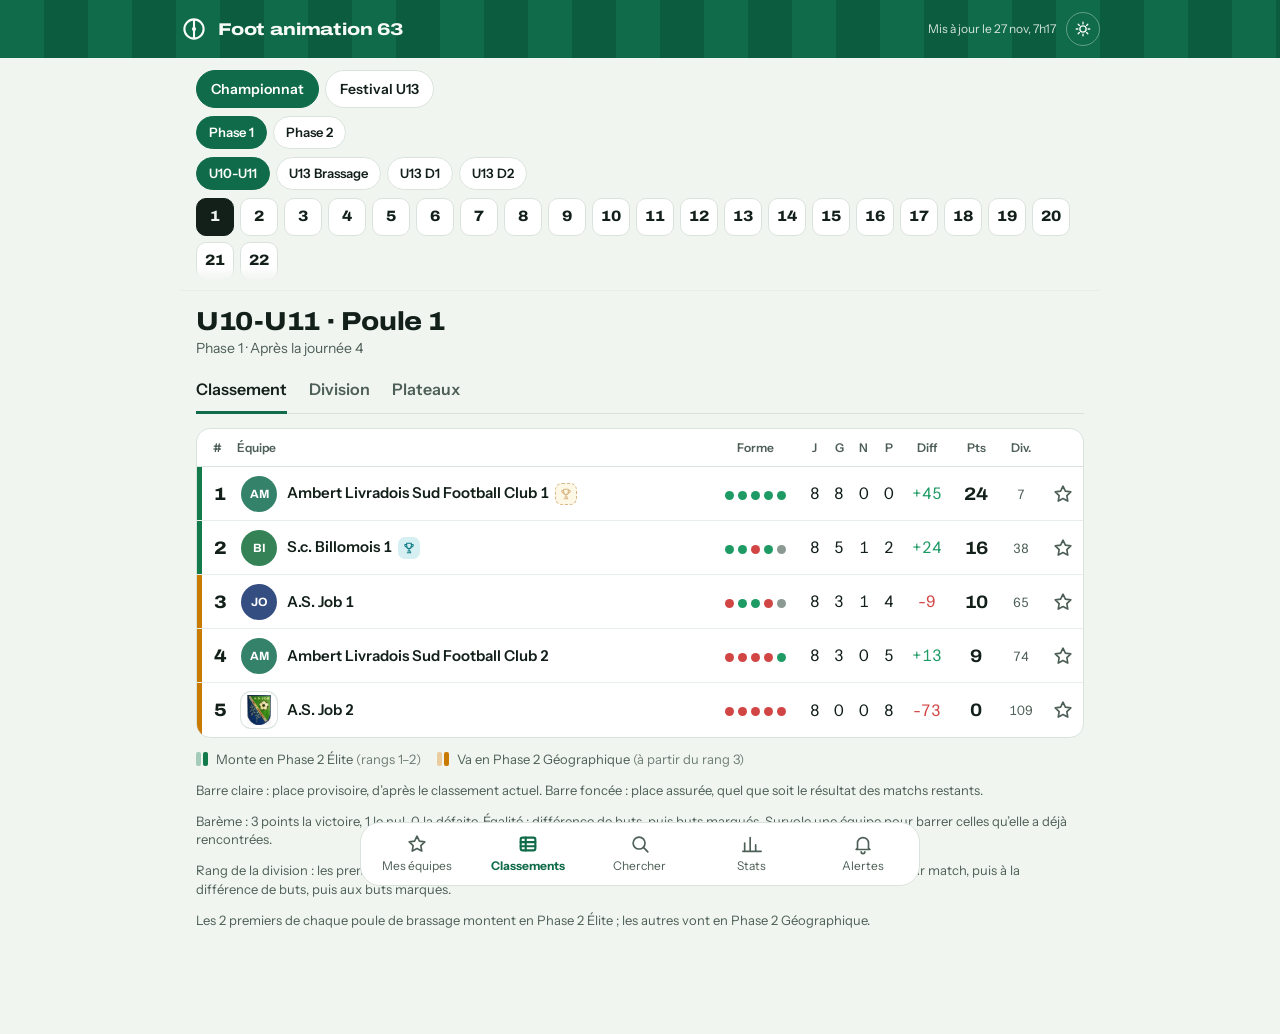
<file: index.html>
<!doctype html>
<html lang="fr">
<head>
<meta charset="utf-8">
<meta name="viewport" content="width=device-width, initial-scale=1, viewport-fit=cover">
<title>Foot animation 63 · Résultats et classements</title>
<meta name="description" content="Résultats, classements et calendriers du football d'animation du Puy-de-Dôme (U10-U11, U13).">
<meta name="theme-color" content="#0F6B49">
<link rel="manifest" href="manifest.webmanifest">
<link rel="icon" href="assets/icon.svg" type="image/svg+xml">
<link rel="preconnect" href="https://fonts.googleapis.com">
<link rel="preconnect" href="https://fonts.gstatic.com" crossorigin>
<link href="https://fonts.googleapis.com/css2?family=Archivo:wdth,wght@62..125,500..900&family=Instrument+Sans:wght@400..700&display=swap" rel="stylesheet">
<link rel="stylesheet" href="assets/style.css">
</head>
<body>

<svg width="0" height="0" style="position:absolute" aria-hidden="true" focusable="false">
  <defs>
    <symbol id="i-star" viewBox="0 0 24 24"><path d="M12 3.5l2.6 5.4 5.9.8-4.3 4.1 1 5.9L12 16.9 6.8 19.7l1-5.9L3.5 9.7l5.9-.8L12 3.5z"/></symbol>
    <symbol id="i-chart" viewBox="0 0 24 24"><path d="M4 20V11M10 20V5M16 20v-7M22 20H2"/></symbol>
    <symbol id="i-video" viewBox="0 0 24 24"><rect x="3" y="6" width="13" height="12" rx="2.5"/><path d="M16 10.5l5-3v9l-5-3"/></symbol>
    <symbol id="i-trophy" viewBox="0 0 24 24"><path d="M8 4h8v5a4 4 0 0 1-8 0V4z"/><path d="M8 6H5a3 3 0 0 0 3.5 4M16 6h3a3 3 0 0 1-3.5 4"/><path d="M12 13v4M9 20h6M10 17h4v3h-4"/></symbol>
    <symbol id="i-team" viewBox="0 0 24 24"><path d="M12 3l7 2.5v5.7c0 4.3-2.9 8-7 9.8-4.1-1.8-7-5.5-7-9.8V5.5L12 3z"/></symbol>
    <symbol id="i-table" viewBox="0 0 24 24"><rect x="4" y="5" width="16" height="14" rx="2"/><path d="M4 10h16M4 14.5h16M9.5 5v14"/></symbol>
    <symbol id="i-search" viewBox="0 0 24 24"><circle cx="11" cy="11" r="6.5"/><path d="M16 16l4.5 4.5"/></symbol>
    <symbol id="i-bell" viewBox="0 0 24 24"><path d="M6 16.5V11a6 6 0 1112 0v5.5l1.5 1.5h-15L6 16.5z"/><path d="M10 20.5a2 2 0 004 0"/></symbol>
    <symbol id="i-close" viewBox="0 0 24 24"><path d="M6 6l12 12M18 6L6 18"/></symbol>
    <symbol id="i-pin" viewBox="0 0 24 24"><path d="M12 21s6.5-5.6 6.5-11a6.5 6.5 0 10-13 0c0 5.4 6.5 11 6.5 11z"/><circle cx="12" cy="10" r="2.2"/></symbol>
    <symbol id="i-cal" viewBox="0 0 24 24"><rect x="4" y="5.5" width="16" height="14.5" rx="2"/><path d="M4 10h16M8.5 3.5v4M15.5 3.5v4"/></symbol>
    <symbol id="i-left" viewBox="0 0 24 24"><path d="M14.5 6l-6 6 6 6"/></symbol>
    <symbol id="i-right" viewBox="0 0 24 24"><path d="M9.5 6l6 6-6 6"/></symbol>
    <symbol id="i-sun" viewBox="0 0 24 24"><circle cx="12" cy="12" r="4.2"/><path d="M12 3v2.2M12 18.8V21M21 12h-2.2M5.2 12H3M18.4 5.6l-1.6 1.6M7.2 16.8l-1.6 1.6M18.4 18.4l-1.6-1.6M7.2 7.2 5.6 5.6"/></symbol>
    <symbol id="i-moon" viewBox="0 0 24 24"><path d="M20 14.5A8.5 8.5 0 019.5 4a8.5 8.5 0 1010.5 10.5z"/></symbol>
  </defs>
</svg>

<header class="top">
  <div class="wrap top-in">
    <a class="brand" href="#/" aria-label="Foot animation 63, accueil">
      <svg class="mark" viewBox="0 0 32 32" aria-hidden="true"><circle cx="16" cy="16" r="11" fill="none" stroke="currentColor" stroke-width="2.4"/><path d="M16 5v22" stroke="currentColor" stroke-width="2.4"/><circle cx="16" cy="16" r="2.4" fill="currentColor"/></svg>
      <span>Foot animation 63</span>
    </a>
    <div class="top-right">
      <span class="meta" id="updated"></span>
      <button class="theme-btn" id="theme-btn" type="button" aria-label="Changer de thème">
        <svg class="i i-sun" aria-hidden="true"><use href="#i-sun"/></svg>
        <svg class="i i-moon" aria-hidden="true"><use href="#i-moon"/></svg>
      </button>
    </div>
  </div>
</header>

<div class="demo-banner" id="demo-banner" hidden>
  <div class="wrap">Démo : clubs réels, scores et horaires inventés.</div>
</div>

<main class="wrap" id="view" tabindex="-1" aria-live="polite"></main>

<nav class="tabbar" aria-label="Navigation principale">
  <a class="tab" data-tab="equipes" href="#/equipes"><svg class="i" aria-hidden="true"><use href="#i-star"/></svg><span>Mes équipes</span></a>
  <a class="tab" data-tab="classement" href="#/classement"><svg class="i" aria-hidden="true"><use href="#i-table"/></svg><span>Classements</span></a>
  <button class="tab" data-action="search" type="button"><svg class="i" aria-hidden="true"><use href="#i-search"/></svg><span>Chercher</span></button>
  <a class="tab" data-tab="stats" href="#/stats"><svg class="i" aria-hidden="true"><use href="#i-chart"/></svg><span>Stats</span></a>
  <a class="tab" data-tab="alertes" href="#/alertes"><svg class="i" aria-hidden="true"><use href="#i-bell"/></svg><span>Alertes</span><b class="badge" id="badge" hidden>0</b></a>
</nav>

<dialog id="sheet" aria-label="Fiche équipe"></dialog>
<dialog id="search" aria-label="Recherche d'une équipe"></dialog>
<div class="toast" id="toast" role="status" aria-live="polite" hidden></div>

<script src="assets/demo.js"></script>
<script src="assets/app.js"></script>
</body>
</html>
</file>
<file: assets/style.css>
/* Foot animation 63
   Idée directrice : une pelouse tondue en bandes (en-tête + carte du prochain plateau)
   et des plateaux présentés comme la feuille de plateau papier des éducateurs. */

:root {
  color-scheme: light dark;
  --paper: #F1F5F0;
  --card: #FFFFFF;
  --ink: #13201A;
  --ink-2: #4D5F56;
  --line: #D9E3DC;
  --line-2: #E8EFEA;
  --grass-1: #0F6B49;
  --grass-2: #0C5D40;
  --chalk: #F7FBF5;
  --accent: #0F6B49;
  --on-accent: #FFFFFF;
  --accent-soft: color-mix(in srgb, var(--accent) 10%, var(--card));
  --fav: #D99A00;
  /* zones de montée / descente : version foncée = place assurée, version claire (-l) = provisoire */
  --k-up: #137A4C; --k-down: #C53434; --k-upb: #137A4C; --k-upc: #7A5FA8;
  --k-upb-l: color-mix(in srgb, var(--k-upb) 38%, var(--card)); --k-upc-l: color-mix(in srgb, var(--k-upc) 38%, var(--card));
  --k-t1: #137A4C; --k-t2: #C97A00; --k-t3: #2D6FB5; --k-t4: #7A5FA8;
  --k-up-l: color-mix(in srgb, var(--k-up) 38%, var(--card));
  --k-down-l: color-mix(in srgb, var(--k-down) 38%, var(--card));
  --k-t1-l: color-mix(in srgb, var(--k-t1) 38%, var(--card));
  --k-t2-l: color-mix(in srgb, var(--k-t2) 38%, var(--card));
  --k-t3-l: color-mix(in srgb, var(--k-t3) 38%, var(--card));
  --k-t4-l: color-mix(in srgb, var(--k-t4) 38%, var(--card));
  --alert: #E5484D;
  --win: #1E9B65;
  --draw: #8A9A92;
  --loss: #D24545;
  --radius: 14px;
  --tabbar-h: 64px;
  --font-body: 'Instrument Sans', system-ui, -apple-system, 'Segoe UI', Roboto, sans-serif;
  --font-display: 'Archivo', system-ui, 'Arial Narrow', sans-serif;
}

/* Sombre : par défaut si le système le demande (sauf préférence "clair" choisie dans l'appli),
   ou toujours si l'appli a été mise en sombre via le bouton de l'en-tête. */
@media (prefers-color-scheme: dark) {
  :root:not([data-theme="light"]) {
    --paper: #08201A; --card: #0E2B23; --ink: #EAF3EC; --ink-2: #9FB8AB;
    --line: #1E4437; --line-2: #153429; --grass-1: #0D4A35; --grass-2: #0A3F2D;
    --chalk: #EAF3EC; --accent: #F2C94C; --on-accent: #1B1500; --fav: #F2C94C;
    --k-up: #35C486; --k-down: #FF7A7A; --k-upb: #35C486; --k-upc: #B79CFF; --k-upb: #35C486; --k-upc: #B79CFF;
    --k-t1: #35C486; --k-t2: #F2A93C; --k-t3: #6FA8FF; --k-t4: #C79EFF;
    --win: #35C486; --draw: #7F9A8C; --loss: #FF7A7A;
  }
}
:root[data-theme="dark"] {
  --paper: #08201A; --card: #0E2B23; --ink: #EAF3EC; --ink-2: #9FB8AB;
  --line: #1E4437; --line-2: #153429; --grass-1: #0D4A35; --grass-2: #0A3F2D;
  --chalk: #EAF3EC; --accent: #F2C94C; --on-accent: #1B1500; --fav: #F2C94C;
  --k-up: #35C486; --k-down: #FF7A7A;
  --k-t1: #35C486; --k-t2: #F2A93C; --k-t3: #6FA8FF; --k-t4: #C79EFF;
  --win: #35C486; --draw: #7F9A8C; --loss: #FF7A7A;
}

* { box-sizing: border-box; }
html { -webkit-text-size-adjust: 100%; scroll-padding-top: 130px; }
body {
  margin: 0;
  background: var(--paper);
  color: var(--ink);
  font: 400 16px/1.45 var(--font-body);
  -webkit-font-smoothing: antialiased;
}
a { color: inherit; }
button { font: inherit; color: inherit; }
h1, h2, h3, p { margin: 0; }
:focus-visible { outline: 3px solid var(--accent); outline-offset: 2px; border-radius: 6px; }
[hidden] { display: none !important; }

.wrap { max-width: 920px; margin: 0 auto; }
.i { width: 22px; height: 22px; fill: none; stroke: currentColor; stroke-width: 1.8; stroke-linecap: round; stroke-linejoin: round; flex: none; }

/* ---------- en-tête ---------- */
.top {
  background: repeating-linear-gradient(90deg, var(--grass-1) 0 44px, var(--grass-2) 44px 88px);
  color: var(--chalk);
  padding: calc(12px + env(safe-area-inset-top)) 16px 12px;
}
.top-in { display: flex; align-items: center; justify-content: space-between; gap: 12px; }
.top-right { display: flex; align-items: center; gap: 10px; }
.brand { display: flex; align-items: center; gap: 10px; text-decoration: none; font: 800 17px/1 var(--font-display); font-stretch: 125%; letter-spacing: -0.01em; }
.mark { width: 28px; height: 28px; }
.meta { font-size: 12px; opacity: .85; text-align: right; }
.theme-btn { flex: none; width: 34px; height: 34px; display: grid; place-items: center; border: 1px solid color-mix(in srgb, var(--chalk) 35%, transparent); border-radius: 50%; background: transparent; color: var(--chalk); cursor: pointer; }
.theme-btn .i { width: 18px; height: 18px; }
.theme-btn .i-moon { display: none; }
:root[data-theme="dark"] .theme-btn .i-sun { display: none; }
:root[data-theme="dark"] .theme-btn .i-moon { display: block; }
@media (prefers-color-scheme: dark) {
  :root:not([data-theme="light"]) .theme-btn .i-sun { display: none; }
  :root:not([data-theme="light"]) .theme-btn .i-moon { display: block; }
}
.demo-banner { background: var(--fav); color: #1B1500; font-size: 13px; font-weight: 600; padding: 5px 16px; }

main { padding: 0 16px calc(var(--tabbar-h) + 40px + env(safe-area-inset-bottom)); outline: none; }

/* ---------- barre d'onglets ---------- */
.tabbar {
  position: fixed; left: 0; right: 0; bottom: 0; z-index: 30;
  display: grid; grid-template-columns: repeat(5, 1fr);
  height: calc(var(--tabbar-h) + env(safe-area-inset-bottom));
  padding-bottom: env(safe-area-inset-bottom);
  background: var(--card); border-top: 1px solid var(--line);
}
.tab {
  position: relative; display: flex; flex-direction: column; align-items: center; justify-content: center; gap: 2px;
  background: none; border: 0; color: var(--ink-2); font-size: 12px; text-decoration: none; cursor: pointer;
}
.tab[aria-current="page"] { color: var(--accent); font-weight: 700; }
.tab[aria-current="page"] .i { stroke-width: 2.3; }
.badge {
  position: absolute; top: 7px; left: calc(50% + 6px);
  min-width: 18px; height: 18px; padding: 0 5px; border-radius: 9px;
  background: var(--alert); color: #fff; font-size: 11px; font-weight: 700; display: grid; place-items: center;
}
@media (min-width: 900px) {
  .tabbar {
    left: 50%; right: auto; bottom: 14px; transform: translateX(-50%);
    width: 560px; border: 1px solid var(--line); border-radius: 20px; height: var(--tabbar-h); padding-bottom: 0;
  }
}

/* ---------- barre de navigation par catégorie ---------- */
.scope {
  position: sticky; top: 0; z-index: 10;
  margin: 0 -16px 16px; padding: 12px 16px 10px;
  background: color-mix(in srgb, var(--paper) 94%, transparent);
  backdrop-filter: blur(8px);
  border-bottom: 1px solid var(--line-2);
  display: grid; gap: 8px;
}
.scroller { display: flex; gap: 6px; align-items: center; overflow-x: auto; scrollbar-width: none; margin: 0 -16px; padding: 0 16px; }
.scroller::-webkit-scrollbar { display: none; }
.pill {
  flex: none; padding: 8px 14px; border-radius: 999px; border: 1px solid var(--line);
  background: var(--card); font-weight: 600; font-size: 14px; text-decoration: none; white-space: nowrap;
}
.pill.sm { padding: 6px 12px; font-size: 13px; }
.pill[aria-current="true"] { background: var(--accent); border-color: var(--accent); color: var(--on-accent); }
.scroller.poules.wrap2 {
  flex-wrap: wrap; overflow-y: auto; overflow-x: hidden;
  max-height: calc(2 * 38px + 6px);           /* ~2 lignes de puces ; le reste défile verticalement */
  align-items: flex-start; align-content: flex-start;
  -webkit-mask-image: linear-gradient(to bottom, #000 calc(100% - 14px), transparent);
          mask-image: linear-gradient(to bottom, #000 calc(100% - 14px), transparent);
}
.chip {
  position: relative; flex: none; min-width: 38px; height: 38px; display: grid; place-items: center;
  border-radius: 10px; border: 1px solid var(--line); background: var(--card);
  font: 800 15px/1 var(--font-display); font-stretch: 110%; text-decoration: none;
}
.chip[aria-current="true"] { background: var(--ink); border-color: var(--ink); color: var(--paper); }
.chip .has-fav { position: absolute; top: 3px; right: 3px; width: 7px; height: 7px; border-radius: 50%; background: var(--fav); }

.subtabs { display: flex; gap: 22px; border-bottom: 1px solid var(--line); margin-bottom: 14px; }
.subtabs a { padding: 8px 0 10px; text-decoration: none; color: var(--ink-2); font-weight: 600; border-bottom: 3px solid transparent; margin-bottom: -1px; }
.subtabs a[aria-current="true"] { color: var(--ink); border-bottom-color: var(--accent); }

.poule-head { display: grid; gap: 2px; margin: 4px 0 12px; }
.poule-head h1 { font: 800 26px/1.1 var(--font-display); font-stretch: 112%; letter-spacing: -0.01em; }
.poule-head p { color: var(--ink-2); font-size: 14px; }

/* ---------- classement ---------- */
.card { background: var(--card); border: 1px solid var(--line); border-radius: var(--radius); overflow: hidden; }
.tbl { width: 100%; border-collapse: collapse; font-variant-numeric: tabular-nums; }
.tbl th { font-size: 12px; font-weight: 600; color: var(--ink-2); padding: 10px 4px; text-align: center; border-bottom: 1px solid var(--line); }
.tbl th.tl { text-align: left; }
.tbl td { height: 54px; padding: 0 4px; text-align: center; border-bottom: 1px solid var(--line-2); }
.tbl tr:last-child td { border-bottom: 0; }
.tbl td.pos { position: relative; width: 40px; padding-left: 10px; box-shadow: inset 5px 0 0 var(--zone, transparent); font: 800 18px/1 var(--font-display); font-stretch: 112%; }
.tbl td.tm { text-align: left; }
.tbl td.pts { font: 800 18px/1 var(--font-display); font-stretch: 112%; width: 46px; }
.tbl td.pts .mj { display: block; margin-top: 1px; font: 600 10px/1 var(--font-body); color: var(--ink-2); letter-spacing: .02em; }
@media (min-width: 640px) { .tbl td.pts .mj { display: none; } }  /* la colonne J, déjà visible, suffit alors */
.tbl td.pos { cursor: pointer; }
.tbl td.pos:active { opacity: .6; }
.tbl td.diff.pos-d { color: var(--win); }
.tbl td.diff.neg-d { color: var(--loss); }
.tbl td.fv { width: 40px; padding: 0; }
.tbl td.fv .star { width: 40px; }
.tbl tr.is-fav { background: color-mix(in srgb, var(--fav) 11%, var(--card)); }
.wide { display: none; }
@media (min-width: 640px) { .wide { display: table-cell; } }

.team-btn { display: flex; align-items: center; gap: 10px; width: 100%; padding: 6px 0; background: none; border: 0; text-align: left; cursor: pointer; }
.tn { font-weight: 600; line-height: 1.2; display: -webkit-box; -webkit-line-clamp: 3; -webkit-box-orient: vertical; overflow: hidden; }
.tw { display: block; min-width: 0; }
.tw .sub { display: block; margin-top: 2px; font-size: 13px; font-weight: 400; color: var(--ink-2); }
.tbl .tn { font-size: 15px; }
.tbl .av { width: 36px; height: 36px; font-size: 12px; }
.xt .tn { font-size: 14px; }

.av { --h: 150; position: relative; flex: none; width: 38px; height: 38px; border-radius: 50%; display: grid; place-items: center; overflow: hidden; background: hsl(var(--h) 42% 36%); color: #fff; font: 800 13px/1 var(--font-display); }
.av img { position: absolute; inset: 0; width: 100%; height: 100%; object-fit: contain; padding: 3px; }
.av.logo { background: #fff; border-radius: 10px; box-shadow: 0 0 0 1px var(--line); }
.av.logo b { visibility: hidden; }
.av.lg { width: 64px; height: 64px; font-size: 20px; }
.av.lg.logo { border-radius: 16px; }
.av.sm { width: 30px; height: 30px; font-size: 11px; }
.av.sm.logo { border-radius: 8px; }
.av.sm img { padding: 2px; }

.star { width: 44px; height: 44px; display: grid; place-items: center; background: none; border: 0; color: var(--ink-2); border-radius: 50%; cursor: pointer; }
.star .i { width: 22px; height: 22px; }
.star[aria-pressed="true"] { color: var(--fav); }
.star[aria-pressed="true"] .i { fill: currentColor; }

.dots { display: inline-flex; gap: 4px; vertical-align: middle; }
.dot { width: 9px; height: 9px; border-radius: 50%; background: var(--draw); }
.dot.V { background: var(--win); }
.dot.D { background: var(--loss); }

.legend { display: flex; flex-wrap: wrap; gap: 6px 16px; margin-top: 12px; font-size: 13px; color: var(--ink-2); }
.legend .sw { display: inline-block; width: 5px; height: 14px; margin-right: 2px; border-radius: 2px; vertical-align: -2px; background: var(--c); }
.legend .sw + .sw { margin-right: 8px; }
.legend em { font-style: normal; opacity: .8; }
.note { margin-top: 12px; font-size: 13px; color: var(--ink-2); }

/* ---------- plateaux : la feuille de plateau ---------- */
.jnav { display: flex; align-items: center; gap: 8px; margin-bottom: 14px; }
.jnav .scroller { flex: 1; min-width: 0; }
.jbtn { flex: none; width: 40px; height: 40px; border-radius: 50%; border: 1px solid var(--line); background: var(--card); display: grid; place-items: center; text-decoration: none; }
.jbtn[aria-disabled="true"] { opacity: .35; pointer-events: none; }
.jchip { flex: none; padding: 6px 12px; border-radius: 12px; border: 1px solid var(--line); background: var(--card); text-decoration: none; text-align: center; line-height: 1.2; }
.jchip b { display: block; font: 800 15px/1.2 var(--font-display); font-stretch: 110%; }
.jchip span { font-size: 12px; color: var(--ink-2); }
.jchip[aria-current="true"] { background: var(--ink); border-color: var(--ink); color: var(--paper); }
.jchip[aria-current="true"] span { color: color-mix(in srgb, var(--paper) 75%, transparent); }

.plist { display: grid; gap: 12px; }
.pl { background: var(--card); border: 1px solid var(--line); border-radius: var(--radius); overflow: hidden; }
.pl.is-fav { border-color: var(--fav); box-shadow: inset 4px 0 0 var(--fav); }
.pl-head { display: flex; justify-content: space-between; align-items: baseline; gap: 12px; padding: 14px 16px 4px; }
.pl-when { font: 800 18px/1.2 var(--font-display); font-stretch: 112%; }
.pl-rel { font-size: 13px; color: var(--ink-2); }
.pl-where { display: flex; gap: 8px; align-items: flex-start; padding: 2px 16px 12px; color: var(--ink-2); font-size: 14px; }
.pl-where .i { width: 18px; height: 18px; margin-top: 2px; }
.pl-where a { color: var(--accent); font-weight: 600; white-space: nowrap; }
.xt { width: 100%; table-layout: fixed; border-collapse: collapse; border-top: 1px solid var(--line); font-variant-numeric: tabular-nums; }
.xt col.c0 { width: 44%; }
.xt th, .xt td { border: 1px solid var(--line-2); height: 46px; padding: 0 4px; text-align: center; }
.xt th:first-child, .xt td:first-child { border-left: 0; }
.xt th:last-child, .xt td:last-child { border-right: 0; }
.xt tr:last-child td, .xt tr:last-child th { border-bottom: 0; }
.xt thead th { height: 42px; }
.xt th.rt { text-align: left; padding: 4px 8px; font-weight: 600; }
.xt th.rt .team-btn { padding: 0; }
.xt td.sc { font: 800 17px/1 var(--font-display); font-stretch: 108%; }
.xt td.sc.w { color: var(--win); }
.xt td.sc.l { color: var(--loss); }
.xt td.sc.d { color: var(--ink-2); }
.xt td.x { background: repeating-linear-gradient(135deg, transparent 0 5px, var(--line-2) 5px 6px); }
.xt td.tbd { color: var(--ink-2); }
.pl-teams { display: flex; flex-wrap: wrap; gap: 8px; padding: 4px 16px 16px; }
.tchip { display: flex; align-items: center; gap: 8px; padding: 4px 12px 4px 4px; border: 1px solid var(--line); border-radius: 999px; background: var(--paper); font-size: 14px; font-weight: 600; cursor: pointer; }

/* ---------- mes équipes ---------- */
.hero {
  position: relative; overflow: hidden; margin: 16px 0 18px; padding: 20px 20px 18px;
  border-radius: 20px; color: var(--chalk);
  background: repeating-linear-gradient(90deg, var(--grass-1) 0 52px, var(--grass-2) 52px 104px);
}
.hero::before { /* touche et arc de cercle tracés à la craie */
  content: ""; position: absolute; right: -70px; bottom: -70px; width: 220px; height: 220px;
  border: 3px solid color-mix(in srgb, var(--chalk) 32%, transparent); border-radius: 50%; pointer-events: none;
}
.hero::after {
  content: ""; position: absolute; left: 0; right: 0; bottom: 12px; height: 0;
  border-top: 3px solid color-mix(in srgb, var(--chalk) 22%, transparent); pointer-events: none;
}
.hero-when { display: flex; align-items: baseline; gap: 14px; flex-wrap: wrap; position: relative; }
.hero-hour { font: 800 56px/1 var(--font-display); font-stretch: 125%; letter-spacing: -0.03em; }
.hero-hour.tbd { font: 700 22px/1.2 var(--font-body); letter-spacing: normal; opacity: .9; }
.hero-day { font: 700 20px/1.1 var(--font-display); font-stretch: 112%; }
.hero-rel { position: relative; margin-top: 4px; font-size: 14px; opacity: .9; }
.hero-team { position: relative; margin-top: 14px; display: flex; align-items: center; gap: 10px; font-weight: 700; font-size: 18px; }
.hero-vs, .hero-where { position: relative; margin-top: 4px; font-size: 14px; opacity: .92; max-width: 34em; }
.hero-actions { position: relative; display: flex; flex-wrap: wrap; gap: 8px; margin: 16px 0 14px; }
.btn {
  display: inline-flex; align-items: center; gap: 8px; min-height: 44px; padding: 0 16px;
  border-radius: 12px; border: 1px solid var(--line); background: var(--card); font-weight: 600; font-size: 14px; text-decoration: none; cursor: pointer;
}
.btn.primary { background: var(--accent); border-color: var(--accent); color: var(--on-accent); }
.btn.chalk { background: var(--chalk); border-color: var(--chalk); color: #0B3B29; }
.btn.ghost-chalk { background: transparent; border-color: color-mix(in srgb, var(--chalk) 55%, transparent); color: var(--chalk); }
.btn .i { width: 18px; height: 18px; }

.fav-list { display: grid; gap: 12px; }
.fav-card { background: var(--card); border: 1px solid var(--line); border-radius: var(--radius); padding: 14px 8px 14px 14px; }
.fav-top { display: flex; align-items: center; gap: 12px; }
.fav-top .team-btn { flex: 1; min-width: 0; }
.fav-stats { display: flex; align-items: center; gap: 16px; padding: 10px 6px 0 46px; font-size: 14px; color: var(--ink-2); flex-wrap: wrap; }
.fav-stats b { color: var(--ink); font-family: var(--font-display); font-stretch: 110%; }
.fav-next { margin: 10px 6px 0 46px; font-size: 14px; }
.fav-next span { color: var(--ink-2); }

.empty { text-align: center; padding: 40px 12px; }
.empty h2 { font: 800 24px/1.15 var(--font-display); font-stretch: 112%; margin-bottom: 8px; }
.empty p { color: var(--ink-2); max-width: 30em; margin: 0 auto 18px; }

/* ---------- alertes ---------- */
.stack { display: grid; gap: 14px; margin-top: 16px; }
.panel { background: var(--card); border: 1px solid var(--line); border-radius: var(--radius); padding: 16px; }
.panel h2 { font: 800 18px/1.2 var(--font-display); font-stretch: 110%; margin-bottom: 6px; }
.panel p { color: var(--ink-2); font-size: 14px; margin-bottom: 12px; }
.panel .btn + .btn { margin-left: 6px; }
.feed { list-style: none; margin: 0; padding: 0; }
.feed li { display: grid; grid-template-columns: 10px 1fr; gap: 12px; padding: 12px 0; border-bottom: 1px solid var(--line-2); }
.feed li:last-child { border-bottom: 0; }
.feed .pt { width: 10px; height: 10px; margin-top: 6px; border-radius: 50%; background: var(--line); }
.feed li.new .pt { background: var(--alert); }
.panel .feed .t { font-weight: 600; color: var(--ink); font-size: 15px; margin: 0; }
.panel .feed .s { margin: 0; }
.feed .s { font-size: 13px; color: var(--ink-2); }
.topic { display: block; padding: 10px 0; border-bottom: 1px solid var(--line-2); font-size: 14px; text-decoration: none; }
.topic small { color: var(--accent); }
.topic:last-child { border-bottom: 0; }

/* ---------- fenêtres (fiche équipe, recherche) ---------- */
dialog {
  border: 0; padding: 0; margin: auto auto 0; width: 100%; max-width: 580px; max-height: 90dvh; overflow: auto;
  background: var(--card); color: var(--ink); border-radius: 22px 22px 0 0;
}
dialog::backdrop { background: rgba(4, 18, 13, .6); }
dialog[open] { animation: rise .22s ease-out; }
@keyframes rise { from { transform: translateY(28px); opacity: 0; } }
@media (min-width: 700px) { dialog { margin: auto; border-radius: 22px; } }
.sh-head { display: flex; align-items: center; gap: 12px; padding: 18px 8px 8px 18px; }
.sh-head h2 { font: 800 20px/1.15 var(--font-display); font-stretch: 110%; }
.sh-head .sub { font-size: 13px; color: var(--ink-2); }
.sh-head > div { flex: 1; min-width: 0; }
.sh-refs { display: flex; gap: 6px; overflow-x: auto; padding: 4px 18px 8px; scrollbar-width: none; }
.sh-body { padding: 4px 18px 22px; display: grid; gap: 18px; }
.sh-stats { display: grid; grid-template-columns: auto 1fr; gap: 6px 18px; align-items: center; padding: 14px; border-radius: 14px; background: var(--paper); }
.big-rank { font: 800 54px/1 var(--font-display); font-stretch: 125%; letter-spacing: -0.03em; }
.big-rank small { font: 600 14px/1 var(--font-body); letter-spacing: 0; color: var(--ink-2); margin-left: 4px; }
.kv { display: flex; flex-wrap: wrap; gap: 4px 18px; font-size: 14px; color: var(--ink-2); }
.kv b { color: var(--ink); font-family: var(--font-display); font-stretch: 110%; }
.spark { grid-column: 1 / -1; display: flex; align-items: flex-end; gap: 28px; flex-wrap: wrap; }
.spark figure { margin: 0; }
.spark figcaption { margin-top: 4px; font-size: 12px; color: var(--ink-2); }
.spark svg { display: block; width: 150px; height: 40px; overflow: visible; }
.spark .dots { height: 40px; align-items: center; }
.sh-body h3 { font: 800 15px/1.2 var(--font-display); font-stretch: 108%; margin-bottom: 8px; }
.evs { list-style: none; margin: 0; padding: 0; }
.ev { display: grid; grid-template-columns: 86px 1fr; gap: 12px; padding: 10px 0; border-bottom: 1px solid var(--line-2); }
.ev:last-child { border-bottom: 0; }
.ev-date b { display: block; font-size: 14px; }
.ev-date span { font-size: 13px; color: var(--ink-2); }
.ev-line { display: flex; align-items: center; gap: 8px; font-size: 14px; }
.ev-where { font-size: 13px; color: var(--ink-2); margin-top: 2px; }
.ev-poule { font-size: 12px; font-weight: 700; color: var(--accent); margin: 0 0 2px; letter-spacing: .02em; }
.res { flex: none; width: 22px; height: 22px; border-radius: 6px; display: grid; place-items: center; font-size: 12px; font-weight: 800; color: #fff; background: var(--draw); }
.res.V { background: var(--win); }
.res.D { background: var(--loss); }
.res-sc { font: 800 14px/1 var(--font-display); }
.sh-foot { display: flex; flex-wrap: wrap; gap: 8px; }

.search-box { position: sticky; top: 0; z-index: 2; display: flex; gap: 8px; align-items: center; padding: 12px 12px 12px 16px; background: var(--card); border-bottom: 1px solid var(--line); }
.search-box input { flex: 1; min-width: 0; height: 46px; padding: 0 14px; border-radius: 12px; border: 1px solid var(--line); background: var(--paper); color: inherit; font: inherit; font-size: 16px; }
.results { list-style: none; margin: 0; padding: 6px 8px 24px; min-height: 40dvh; }
.result { display: flex; align-items: center; gap: 4px; }
.result .team-btn { flex: 1; min-width: 0; padding: 8px 8px; }
.hint { padding: 22px 18px; color: var(--ink-2); font-size: 14px; }

.toast { position: fixed; z-index: 60; left: 50%; bottom: calc(var(--tabbar-h) + 24px + env(safe-area-inset-bottom)); transform: translateX(-50%); background: var(--ink); color: var(--paper); padding: 10px 16px; border-radius: 12px; font-size: 14px; font-weight: 600; max-width: 90vw; }

@media (prefers-reduced-motion: reduce) {
  * { animation: none !important; transition: none !important; scroll-behavior: auto !important; }
}

/* ---------- accessibilité, survol, division ---------- */
.sr { position: absolute; width: 1px; height: 1px; overflow: hidden; clip: rect(0 0 0 0); white-space: nowrap; }
.tbl tr.grp td { border-top: 2px solid var(--line); }
.tbl td.dv { color: var(--ink-2); font-size: 13px; width: 44px; }
.tbl tr.vs-me { background: var(--accent-soft); }
.tbl tr.vs-played td:not(.fv) { opacity: .5; }
.tbl tr.vs-played .tn { text-decoration: line-through; text-decoration-thickness: 2px; }
.tbl th.tl { padding-left: 0; }

.sh-stats .why { grid-column: 1 / -1; margin: 0; font-size: 13px; line-height: 1.4; color: var(--ink-2); }
.hero-team .av { width: 46px; height: 46px; }

/* Fiche équipe : résumé de saison, blocs par phase, tampon */
.season-card { display:flex; flex-wrap:wrap; gap:10px 16px; align-items:center; background:var(--card); border:1px solid var(--line); border-radius:14px; padding:12px 14px; margin:0 0 14px; font-size:14px; }
.season-card b { font-weight:800; }
.ph-block { margin: 0 0 22px; padding-top: 4px; border-top: 1px solid var(--line); }
.ph-title { font-size: 16px; margin: 12px 0 8px; }
.stamp { position: absolute; top: -13px; right: 10px; font-size: 10px; font-weight: 800; letter-spacing: .04em; text-transform: uppercase; padding: 2px 8px; border: 2px solid currentColor; border-radius: 7px; transform: rotate(2deg); background: var(--card); max-width: 70%; text-align:center; line-height: 1.2; z-index: 1; }
.stamp.up, .stamp.upb { color: var(--k-up); }
.stamp.upc { color: var(--k-upc); }
.stamp.down { color: var(--k-down); }
.stamp.keep { color: var(--ink-2); }
.stamp.prov { opacity: .65; border-style: dashed; }
.ph-block .sh-stats { position: relative; margin-top: 16px; }

/* bouton vidéo de la fiche */
.vid-btn { display:inline-flex; align-items:center; gap:6px; margin-top:6px; padding:5px 10px; border-radius:999px; border:1px solid var(--line); color:var(--accent); font-size:13px; font-weight:700; text-decoration:none; background:var(--card); }
.vid-btn .i { width:18px; height:18px; }
/* page statistiques */
.stats-grid { display:grid; gap:16px; grid-template-columns: 1fr; }
@media (min-width: 900px) { .stats-grid { grid-template-columns: 1fr 1fr; } }
.stat-card { background:var(--card); border:1px solid var(--line); border-radius:16px; padding:14px 16px; }
.stat-card h3 { margin:0 0 10px; font-size:15px; display:flex; align-items:center; gap:8px; }
.stat-card h3 .i { width:18px; height:18px; color:var(--accent); }
.stat-table { width:100%; border-collapse:collapse; font-size:14px; }
.stat-table th, .stat-table td { padding:7px 4px; text-align:right; border-bottom:1px solid var(--line-2); }
.stat-table th:first-child, .stat-table td:first-child { text-align:left; width:34px; }
.stat-table td.nm { text-align:left; font-weight:600; }
.stat-table tr.top1 td { color:var(--accent); }
.stat-table td.avg { font-weight:800; font-family: var(--font-display); }
.stat-note { font-size:12px; color:var(--ink-2); margin-top:8px; }

/* info-bulles (survol, ou tap sur mobile via le focus) */
.tip { position: relative; }
.tip:hover::after, .tip:focus::after { content: attr(data-tip); position: absolute; left: 50%; transform: translateX(-50%); bottom: calc(100% + 8px); background: #1b2a24; color: #fff; font-size: 12px; font-weight: 600; line-height: 1.35; padding: 7px 10px; border-radius: 9px; width: max-content; max-width: 230px; white-space: normal; text-align: center; z-index: 30; pointer-events: none; box-shadow: 0 6px 18px rgba(0,0,0,.25); }
.tip:focus { outline: none; }
/* trophées */
.tr { display:inline-flex; align-items:center; justify-content:center; width:22px; height:22px; border-radius:7px; margin-left:6px; vertical-align:middle; cursor: help; }
.tr .i { width:14px; height:14px; }
.tr-att { color:#B7791F; background: color-mix(in srgb, #F2C94C 25%, var(--card)); }
.tr-def { color:#0E7C86; background: color-mix(in srgb, #3FB8C4 22%, var(--card)); }
/* navigation des statistiques */
.stat-crumbs { display:flex; flex-wrap:wrap; gap:6px; align-items:center; font-size:13px; color:var(--ink-2); margin:0 0 12px; }
.stat-crumbs a { color: var(--accent); text-decoration:none; font-weight:700; }
.stat-grid-cards { display:grid; gap:12px; grid-template-columns: repeat(auto-fill, minmax(230px, 1fr)); }
.div-card { display:block; background:var(--card); border:1px solid var(--line); border-radius:16px; padding:14px; text-decoration:none; color:inherit; }
.div-card b { font-size:16px; display:block; margin-bottom:6px; }
.div-card small { color:var(--ink-2); font-size:12px; display:block; line-height:1.5; }
.poule-chips { display:flex; flex-wrap:wrap; gap:8px; margin:10px 0 0; }
.poule-chips a { padding:8px 14px; border-radius:999px; border:1px solid var(--line); background:var(--card); color:var(--ink); text-decoration:none; font-weight:800; }
.tr.prov { opacity: .55; border: 1px dashed currentColor; }
</file>
